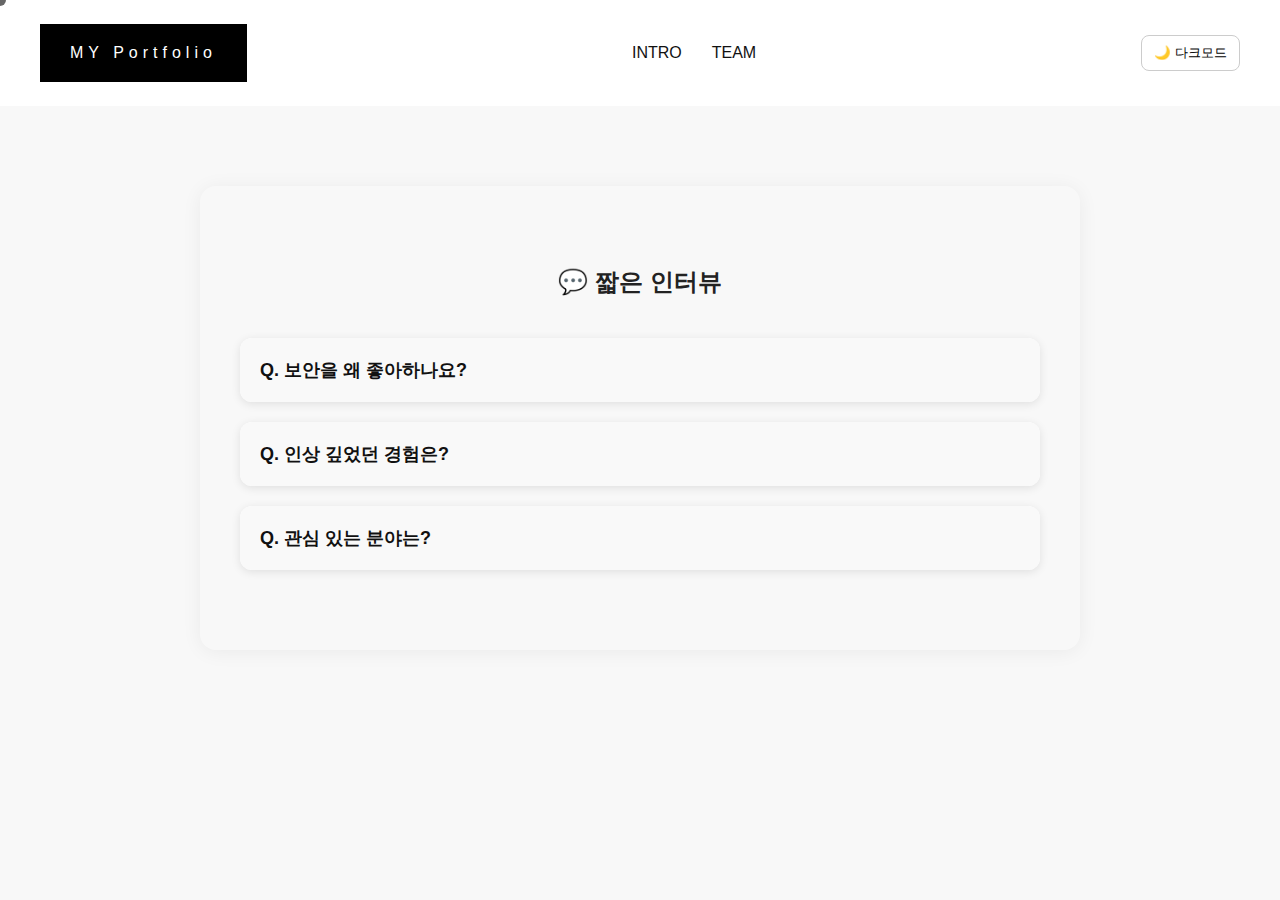
<file: my.html>
<!DOCTYPE html>
<html lang="ko">
  <head>
    <meta charset="UTF-8" />
    <meta name="viewport" content="width=device-width, initial-scale=1.0" />
    <title>MY 포트폴리오</title>
    <link rel="stylesheet" href="my.css" />
  </head>
  <body>
    <div class="cursor-dot" id="cursor-dot"></div>

    <header class="navbar">
      <div class="logo-box">
        <div class="logo">MY Portfolio</div>
      </div>
      <nav class="nav-links" id="navLinks">
        <a href="index.html">INTRO</a>
        <a href="team.html">TEAM</a>
      </nav>
      <button id="toggle-dark" class="dark-toggle">🌙 다크모드</button>
    </header>

    <section class="qa-section">
      <h2>💬 짧은 인터뷰</h2>

      <div class="qa-item" onclick="toggleCard(this)">
        <div class="q">Q. 보안을 왜 좋아하나요?</div>
        <div class="a">
          보안은 사람과 시스템 사이의 신뢰를 만드는 일이라고 생각합니다.
        </div>
      </div>

      <div class="qa-item" onclick="toggleCard(this)">
        <div class="q">Q. 인상 깊었던 경험은?</div>
        <div class="a">웹 프로그래밍 강의를 듣고 홈페이지를 만드는 현재가 제일 인상 깊습니다</div>
      </div>

      <div class="qa-item" onclick="toggleCard(this)">
        <div class="q">Q. 관심 있는 분야는?</div>
        <div class="a">
          <div class="field-btns">
            <button onclick="event.stopPropagation(); showField('forensic')">디지털 포렌식</button>
            <button onclick="event.stopPropagation(); showField('monitoring')">보안 관제</button>
            <button onclick="event.stopPropagation(); showField('cert')">CERT</button>
          </div>
          <div id="field-desc" class="field-desc"></div>
        </div>
      </div>
      </div>
    </section>

    <script src="my.js"></script>
  </body>
</html>
</file>
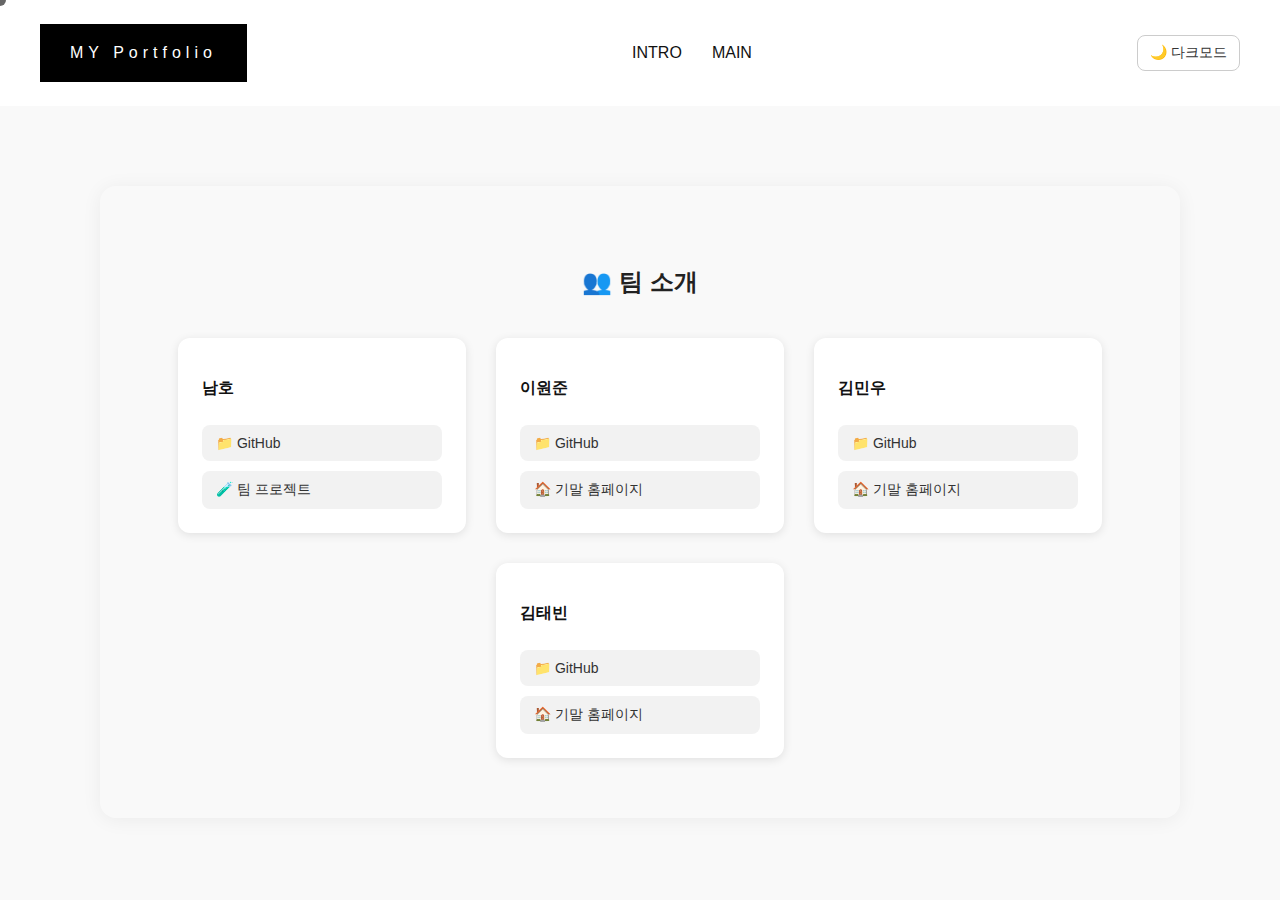
<file: team.html>
<!DOCTYPE html>
<html lang="ko">
  <head>
    <meta charset="UTF-8" />
    <title>TEAM - MY 포트폴리오</title>
    <link rel="stylesheet" href="team.css" />
  </head>
  <body>
    <div class="cursor-dot" id="cursor-dot"></div>

    <header class="navbar">
      <div class="logo-box">
        <div class="logo">MY Portfolio</div>
      </div>
      <nav class="nav-links">
        <a href="index.html">INTRO</a>
        <a href="my.html">MAIN</a>
      </nav>
      <button id="toggle-dark" class="dark-toggle">🌙 다크모드</button>
    </header>

    <section class="qa-section">
      <h2>👥 팀 소개</h2>

      <div class="team-grid">
        <div class="team-card">
          <h3>남호</h3>
          <a href="https://github.com/example1" target="_blank">📁 GitHub</a>
          <a href="https://example.com/project" target="_blank"
            >🧪 팀 프로젝트</a
          >
        </div>

        <div class="team-card">
          <h3>이원준</h3>
          <a href="https://github.com/joon-afk" target="_blank">📁 GitHub</a>
          <a href="https://final-exam-eight-brown.vercel.app/ " target="_blank"
            >🏠 기말 홈페이지</a
          >
        </div>

        <div class="team-card">
          <h3>김민우</h3>
          <a href="https://github.com/vmaca123" target="_blank">📁 GitHub</a>
          <a href="https://finalproject-steel.vercel.app" target="_blank"
            >🏠 기말 홈페이지</a
          >
        </div>

        <div class="team-card">
          <h3>김태빈</h3>
          <a href="https://github.com/taebin" target="_blank">📁 GitHub</a>
          <a href="https://final-exam-private.vercel.app" target="_blank"
            >🏠 기말 홈페이지</a
          >
        </div>
      </div>
    </section>

    <script src="team.js"></script>
  </body>
</html>
</file>
<file: my.css>
/* ============= 기본 설정 ============= */
body {
  margin: 0;
  font-family: "Helvetica Neue", sans-serif;
  background-color: #f8f8f8;
  color: #111;
  transition: background-color 0.3s ease;
}
.dark body {
  background-color: #121212 !important;
}

/* ============= 네비게이션 ============= */
.navbar {
  display: flex;
  justify-content: space-between;
  align-items: center;
  padding: 24px 40px;
  background-color: white;
}
.nav-links {
  flex: 1;
  display: flex;
  justify-content: center; /* 중앙 정렬 */
  gap: 30px;
}

.logo-box {
  padding: 20px 30px;
  background-color: #000;
}
.logo {
  color: #fff;
  font-size: 16px;
  letter-spacing: 5px;
  font-weight: 300;
}

.nav-links a {
  text-decoration: none;
  color: #111;
  font-size: 16px;
  font-weight: 300;
}
.dark .nav-links a {
  color: #eee;
}
.dark-toggle {
  background: #fff;
  border: 1px solid #ccc;
  border-radius: 8px;
  padding: 8px 12px;
  cursor: pointer;
  transition: all 0.3s;
}
.dark .dark-toggle {
  background: #333;
  color: #fff;
}

/* ============= QA 인터뷰 카드 ============= */
.qa-section {
  padding: 60px 40px;
  max-width: 800px;
  margin: 80px auto 0;
  background-color: rgba(255, 255, 255, 0.03);
  border-radius: 16px;
  box-shadow: 0 2px 20px rgba(0, 0, 0, 0.06); /* 기본 모드용 살짝 부드러운 그림자 */
  transition: background-color 0.3s ease;
}

.qa-item {
  background-color: #fff;
  border-radius: 12px;
  box-shadow: 0 2px 10px rgba(0, 0, 0, 0.1);
  margin-bottom: 20px;
  overflow: hidden;
  transition: transform 0.3s ease;
  cursor: pointer;
}
.qa-item:hover {
  transform: scale(1.02);
}

.q {
  font-weight: bold;
  font-size: 18px;
  padding: 20px;
  background: #f9f9f9;
  transition: background-color 0.3s ease;
}
.a {
  font-size: 16px;
  padding: 0 20px;
  max-height: 0;
  overflow: hidden;
  opacity: 0;
  transition: max-height 0.4s ease, opacity 0.4s ease, padding 0.4s ease;
}
.qa-item.open .a {
  max-height: 300px;
  opacity: 1;
  padding: 20px;
}
/* 제목 정렬 및 스타일 */
.qa-section h2 {
  text-align: center;
  font-size: 24px;
  margin-bottom: 40px;
  color: #222;
}

/* 다크모드에서 제목 색상 변경 */
.dark .qa-section h2 {
  color: #e2e2ff;
}

/* ============= 관심 분야 버튼 + 설명 박스 ============= */
.field-btns {
  margin-top: 10px;
  display: flex;
  gap: 10px;
  flex-wrap: wrap;
}
.field-btns button {
  padding: 10px 16px;
  background-color: #eee;
  border: none;
  border-radius: 8px;
  cursor: pointer;
  font-weight: bold;
  transition: background 0.3s ease;
}
.field-btns button:hover {
  background-color: #ddd;
}
.field-desc {
  margin-top: 10px;
  font-size: 15px;
  padding: 12px;
  border-radius: 10px;
  background: #f5f5f5;
  color: #333;
  box-shadow: 0 2px 6px rgba(0, 0, 0, 0.1);
}

/* ============= 다크 모드 전용 ============= */
.dark {
  background-color: #121212;
  color: #f2f2f2;
}
.dark .navbar {
  background-color: #1c1c1c;
  border-bottom: 1px solid #333;
}
.dark .qa-item {
  background-color: #1e1e1e;
}
.dark .q {
  background-color: #2a2a2a;
  color: #fff;
}
.dark .a {
  color: #ccc;
}
.dark .field-desc {
  background-color: #2c2c2c;
  color: #eee;
  box-shadow: 0 2px 10px rgba(0, 0, 0, 0.4);
}
.dark .field-btns button {
  background-color: #444;
  color: #f2f2f2;
}
.dark .field-btns button:hover {
  background-color: #555;
}

/* ============= 마우스 점 (커서) ============= */
.cursor-dot {
  width: 12px;
  height: 12px;
  border-radius: 50%;
  background: rgba(0, 0, 0, 0.6);
  position: fixed;
  transform: translate(-50%, -50%);
  pointer-events: none;
  z-index: 9999;
}
.dark .cursor-dot {
  background: rgba(255, 255, 255, 0.7);
}
</file>
<file: team.css>
/* 기본 설정 */
html,
body {
  margin: 0;
  padding: 0;
  font-family: "Helvetica Neue", sans-serif;
  background-color: #f9f9f9;
  color: #111;
  transition: background-color 0.3s, color 0.3s;
  min-height: 100vh;
}
.dark body {
  background-color: #121212 !important;
  color: #eee;
}

/* 마우스 커서 점 */
.cursor-dot {
  width: 12px;
  height: 12px;
  border-radius: 50%;
  background: rgba(0, 0, 0, 0.6);
  position: fixed;
  transform: translate(-50%, -50%);
  pointer-events: none;
  z-index: 9999;
}
.dark .cursor-dot {
  background: rgba(255, 255, 255, 0.7);
}

/* 상단 네비게이션 */
.navbar {
  display: grid;
  grid-template-columns: auto 1fr auto;
  align-items: center;
  padding: 24px 40px;
  background-color: white;
}
.logo-box {
  padding: 20px 30px;
  background-color: #000;
}
.logo {
  color: #fff;
  font-size: 16px;
  letter-spacing: 5px;
  font-weight: 300;
}
.nav-links {
  display: flex;
  justify-content: center;
  gap: 30px;
}
.nav-links a {
  text-decoration: none;
  color: #111;
  font-size: 16px;
  font-weight: 300;
}
.dark .nav-links a {
  color: #eee;
}

.dark .navbar {
  background-color: #1c1c1c;
  border-bottom: 1px solid #333;
}

/* 다크모드 버튼 */
.dark-toggle {
  justify-self: end;
  padding: 8px 12px;
  font-size: 14px;
  font-weight: 400;
  border: 1px solid #ccc;
  border-radius: 8px;
  background: white;
  color: #333;
  cursor: pointer;
  transition: all 0.3s;
}
.dark .dark-toggle {
  background: #2a2a2a;
  color: #eee;
  border-color: #444;
}

/* 본문 QA 섹션 */
.qa-section {
  padding: 60px 40px 80px;
  max-width: 1100px;
  margin: 60px auto;
  background-color: #fff;
  border-radius: 24px;
  box-shadow: 0 4px 12px rgba(0, 0, 0, 0.08);
  transition: background-color 0.3s ease;
}
.dark .qa-section {
  background-color: #0c0c0c;
  box-shadow: 0 4px 12px rgba(255, 255, 255, 0.04);
}

/* 제목 */
.qa-section h2 {
  font-size: 24px;
  margin-bottom: 40px;
  text-align: center;
  color: #222;
}
.dark .qa-section h2 {
  color: #dcdcff;
}

/* 팀 카드 그리드 */
.team-grid {
  display: flex;
  flex-wrap: wrap;
  justify-content: center;
  gap: 30px;
  margin-top: 40px;
}
.dark .team-grid {
  background-color: #0c0c0c;
}

/* 팀 카드 */
.team-card {
  background-color: #fff;
  border-radius: 12px;
  padding: 24px;
  width: 240px;
  box-shadow: 0 2px 10px rgba(0, 0, 0, 0.1);
  transition: transform 0.3s ease;
  display: flex;
  flex-direction: column;
  gap: 10px;
  font-size: 15px;
  align-items: flex-start;
}
.team-card:hover {
  transform: scale(1.02);
}
.team-card h3 {
  font-size: 16px;
  font-weight: 600;
  color: #111;
}
.team-card a {
  display: block;
  width: 100%;
  text-align: left;
  text-decoration: none;
  color: #333;
  background: #f2f2f2;
  padding: 10px 14px;
  border-radius: 8px;
  transition: background 0.3s ease;
  font-weight: normal;
  font-size: 14px;
  box-sizing: border-box;
}
.team-card a:hover {
  background: #e0e0e0;
}

/* 다크모드 - 카드 */
.dark .team-card {
  background-color: #1e1e1e;
}
.dark .team-card h3 {
  color: #e0e0e0;
}
.dark .team-card a {
  background: #2a2a2a;
  color: #eee;
}
.dark .team-card a:hover {
  background: #444;
}
/* 다크 모드 전체 적용 */
.dark body {
  background-color: #0c0c0c;
  color: #f0f0f0;
}

/* qa-section에 배경 명시 (일반 + 다크) */
.qa-section {
  padding: 60px 40px;
  max-width: 1000px;
  margin: 80px auto 0;
  background-color: rgba(255, 255, 255, 0.03);
  border-radius: 16px;
  box-shadow: 0 2px 20px rgba(0, 0, 0, 0.06); /* 기본 모드용 살짝 부드러운 그림자 */
}
</file>
